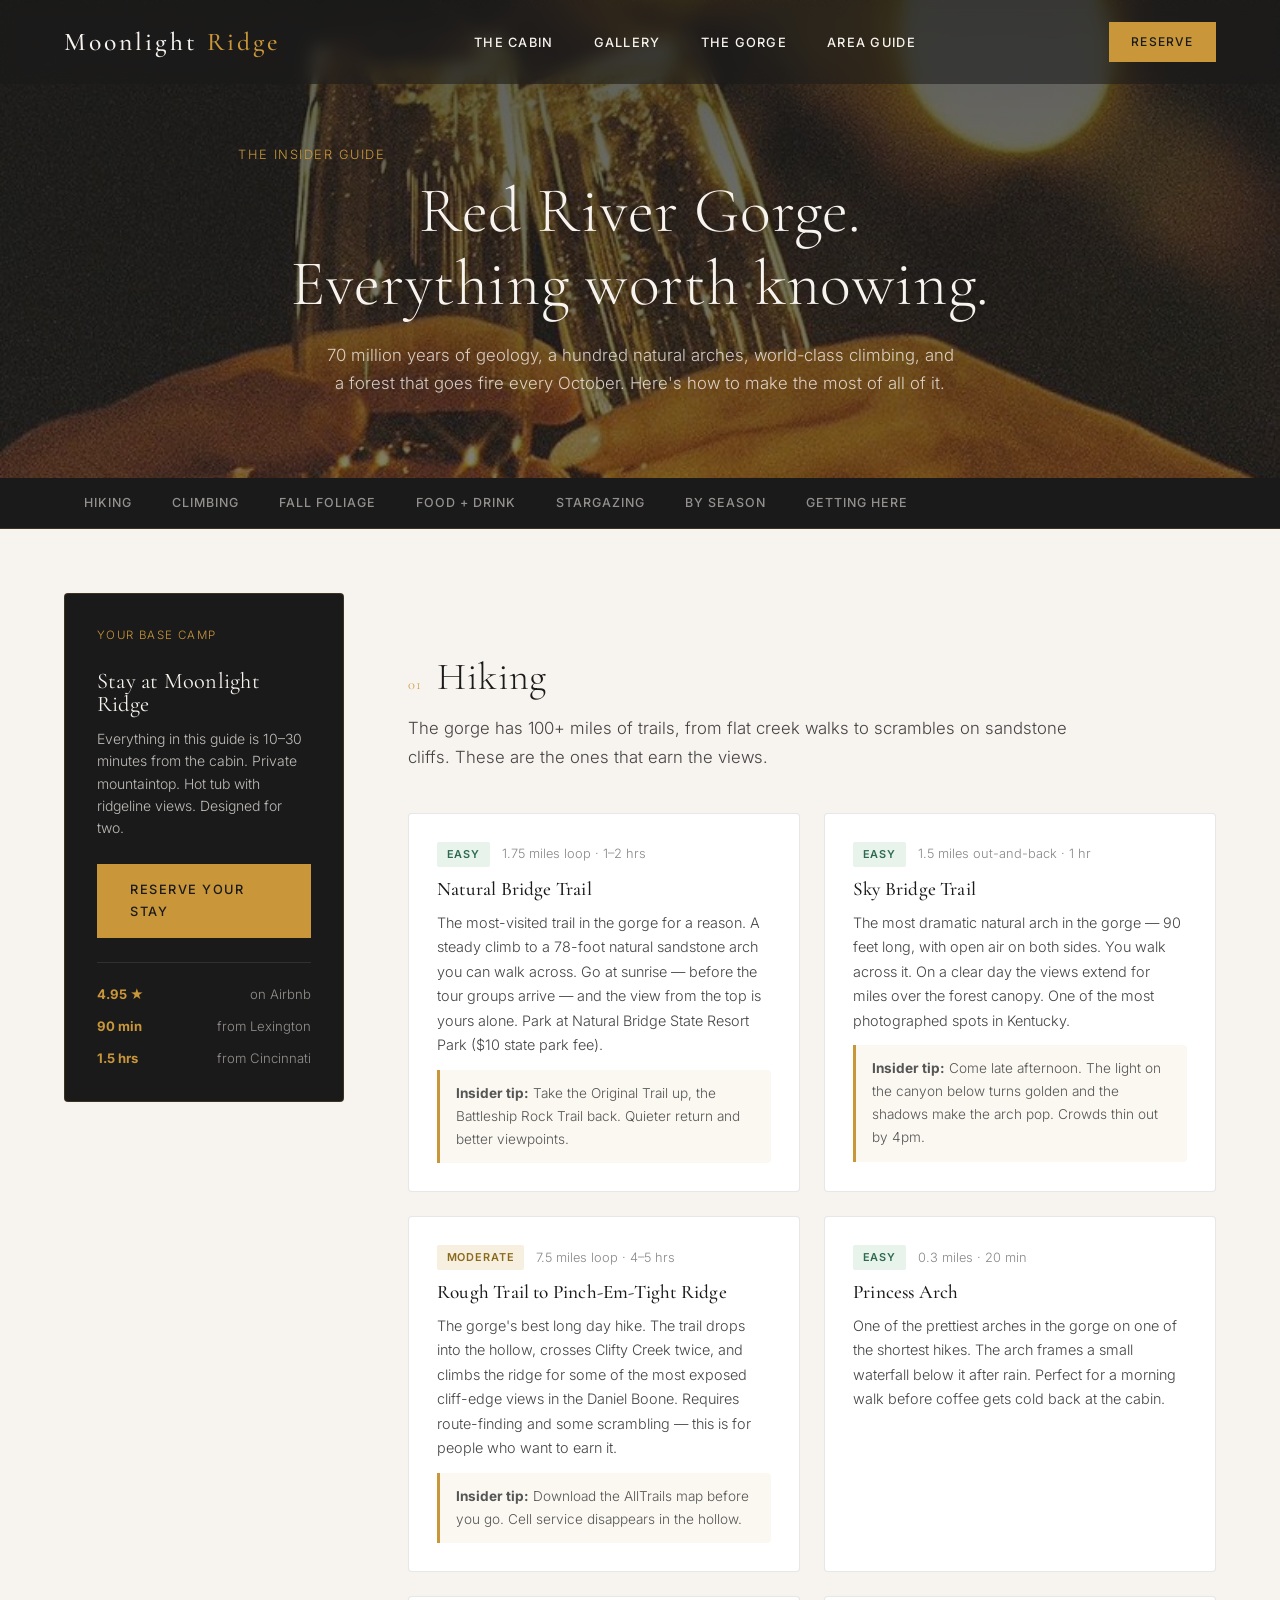
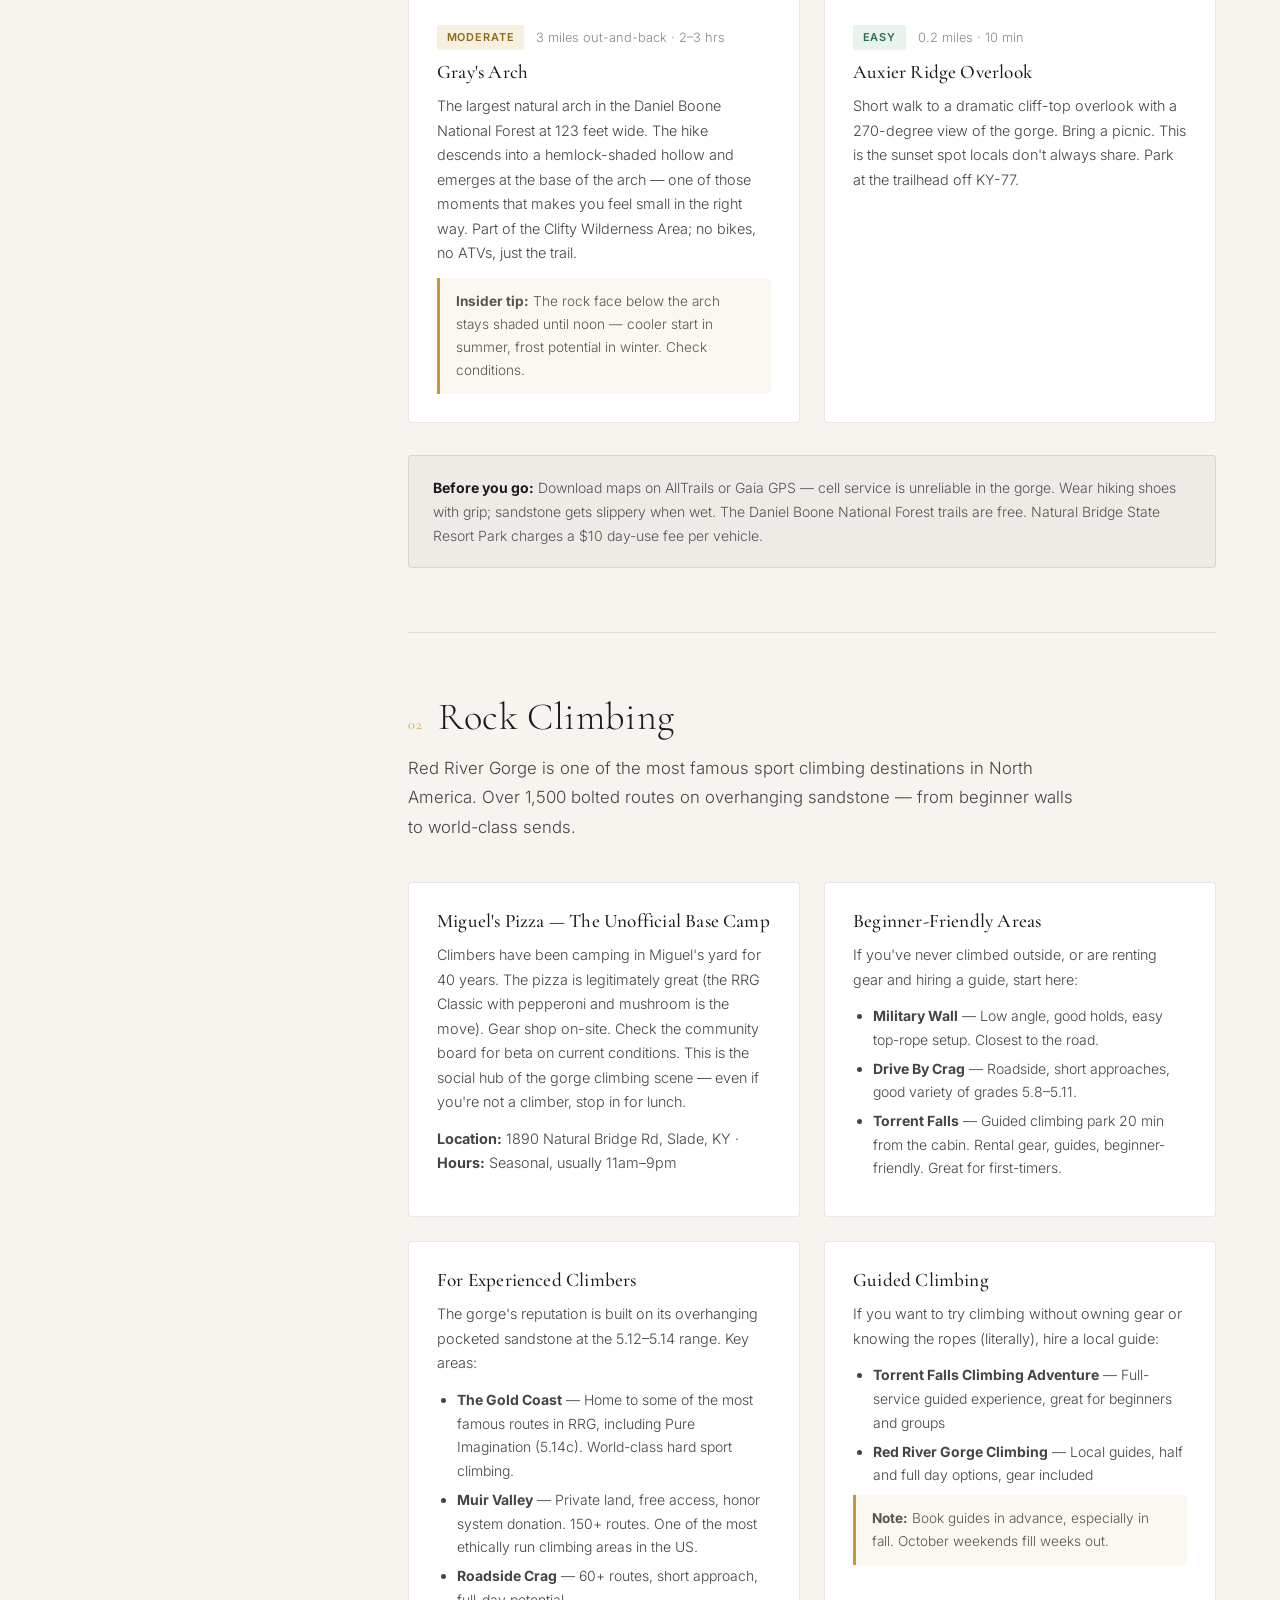
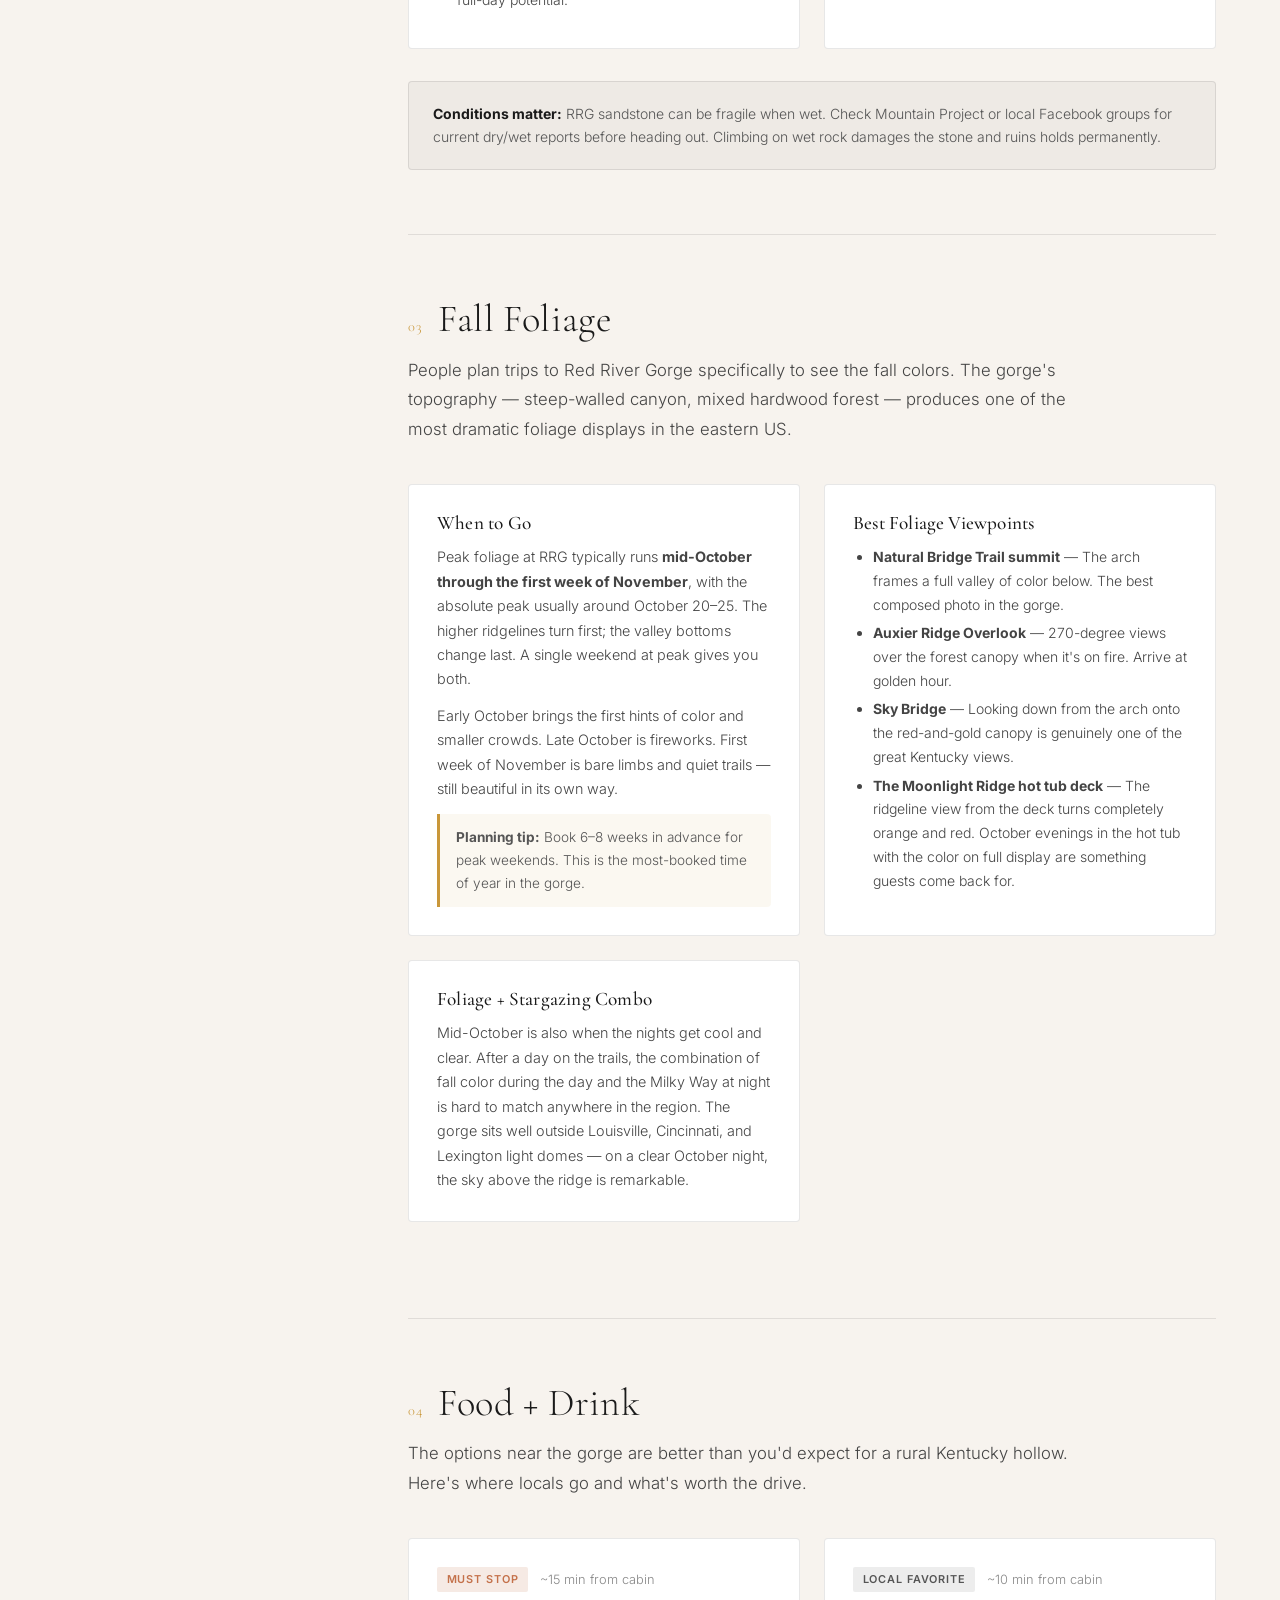
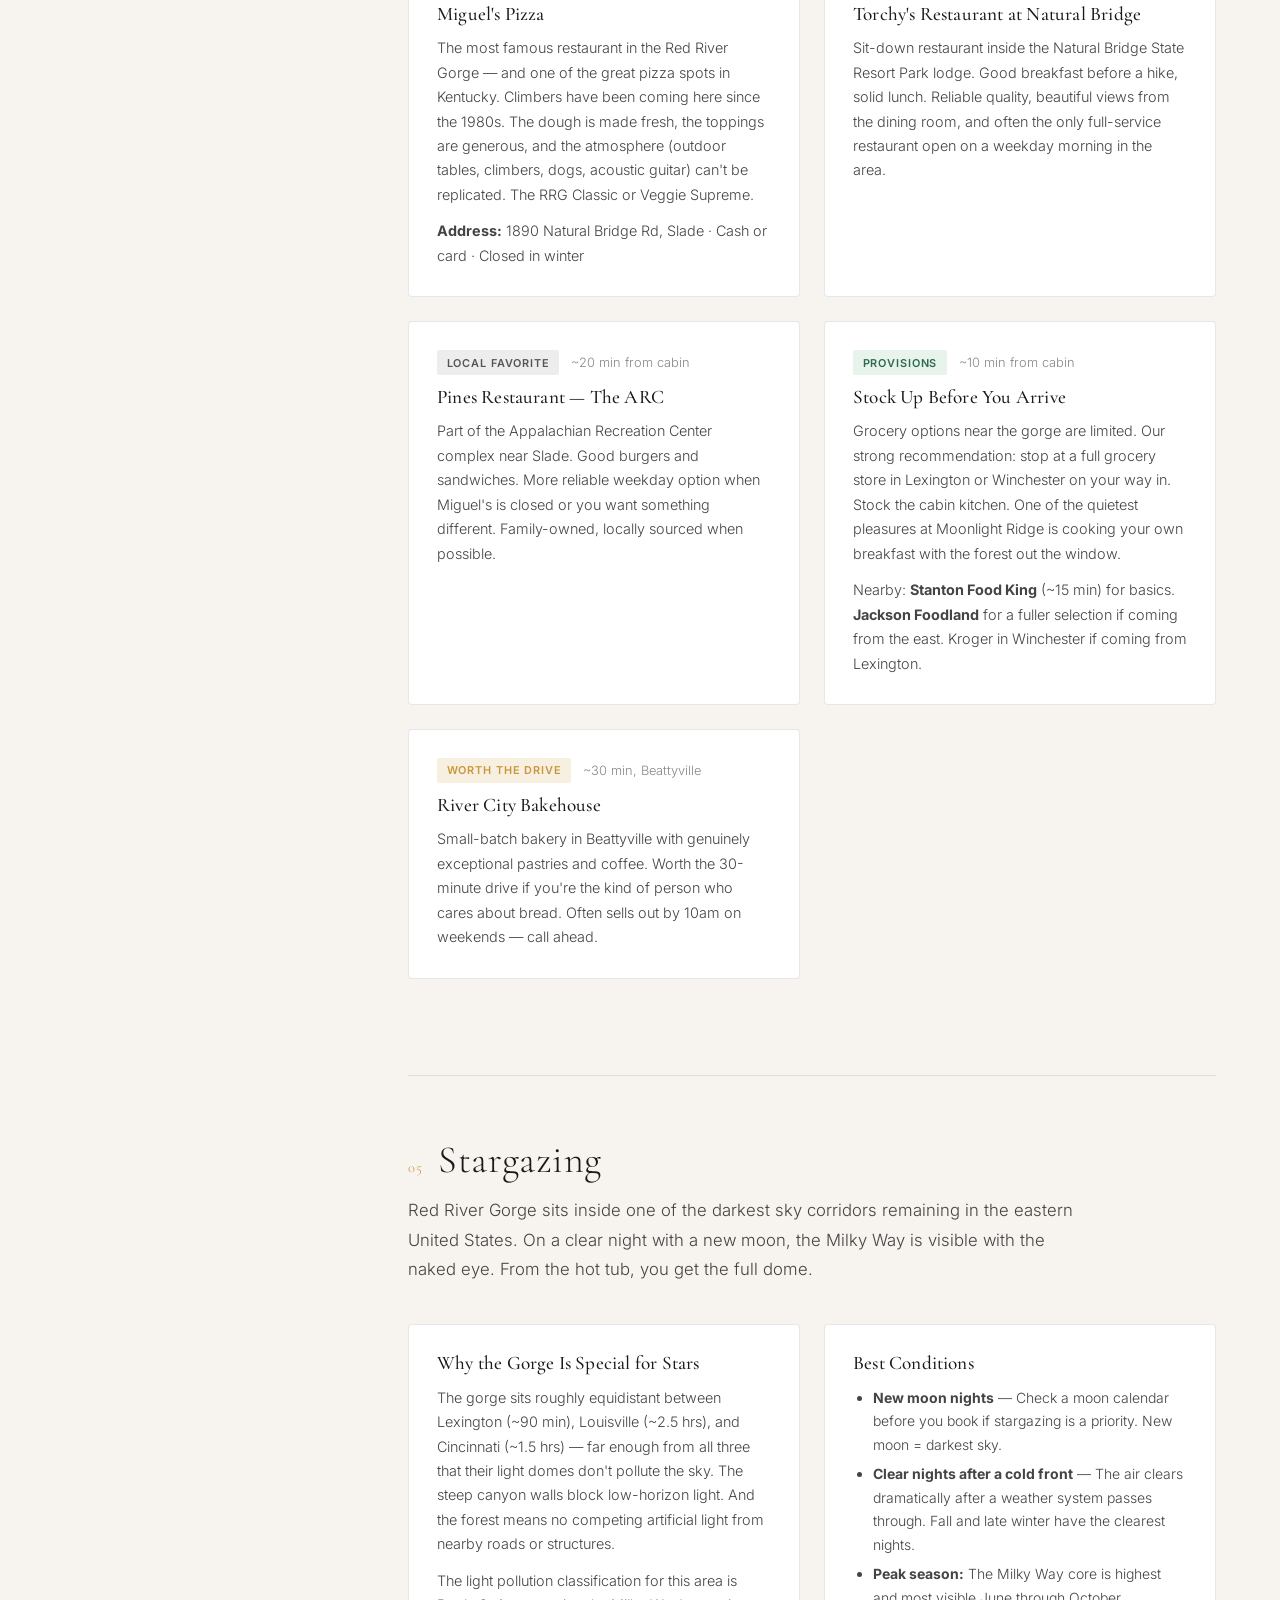
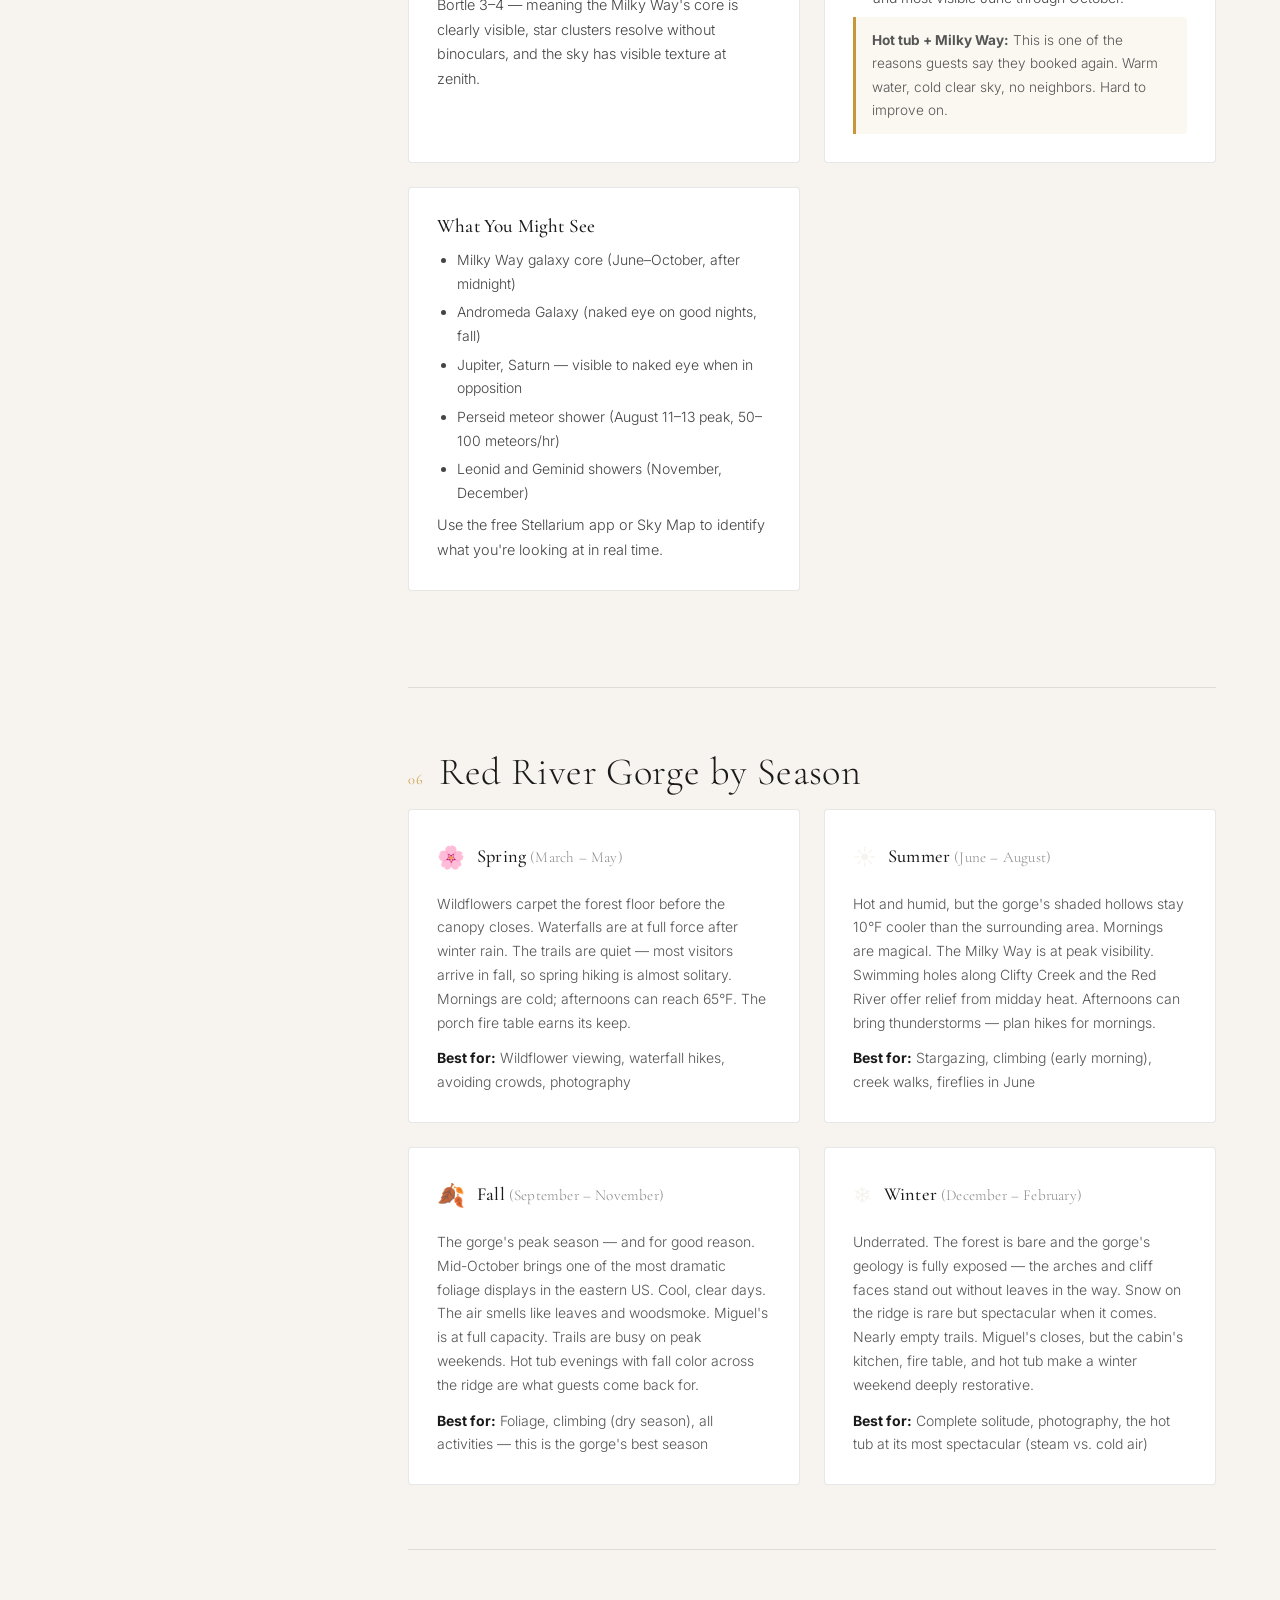
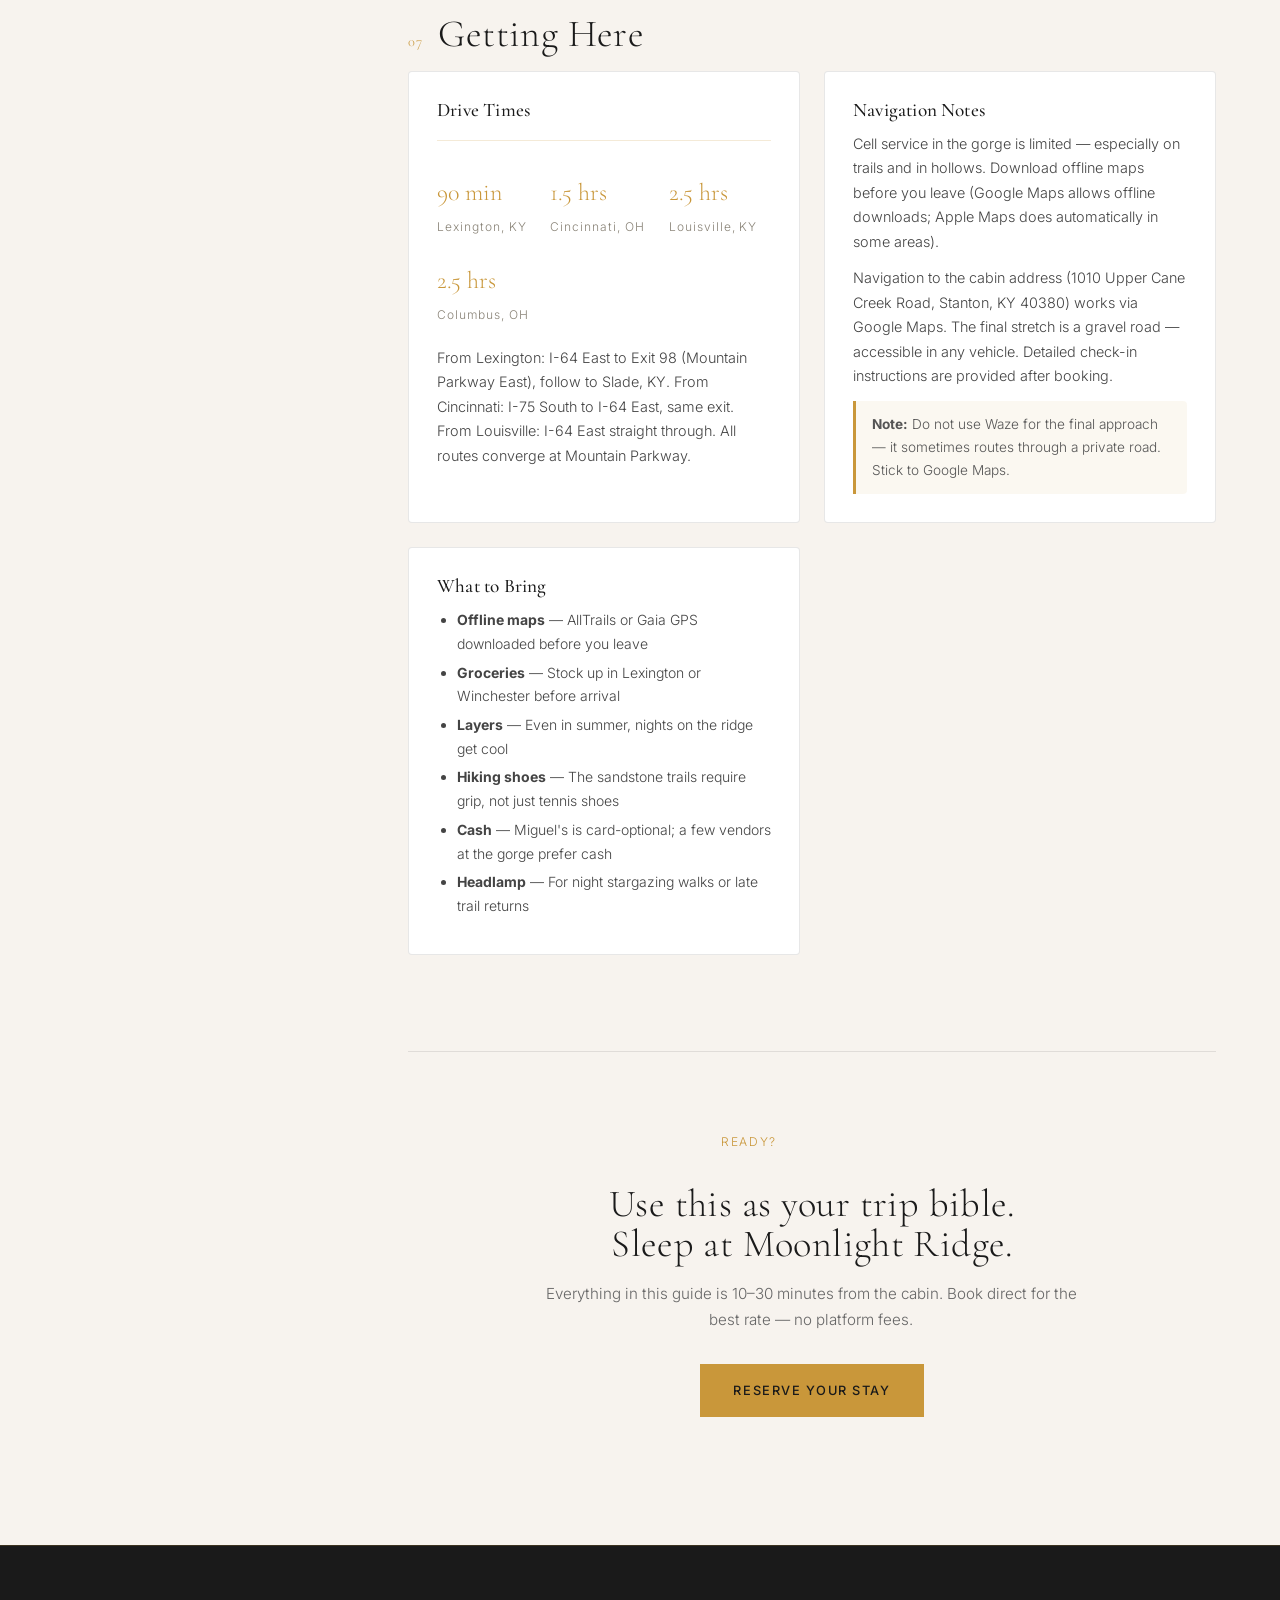
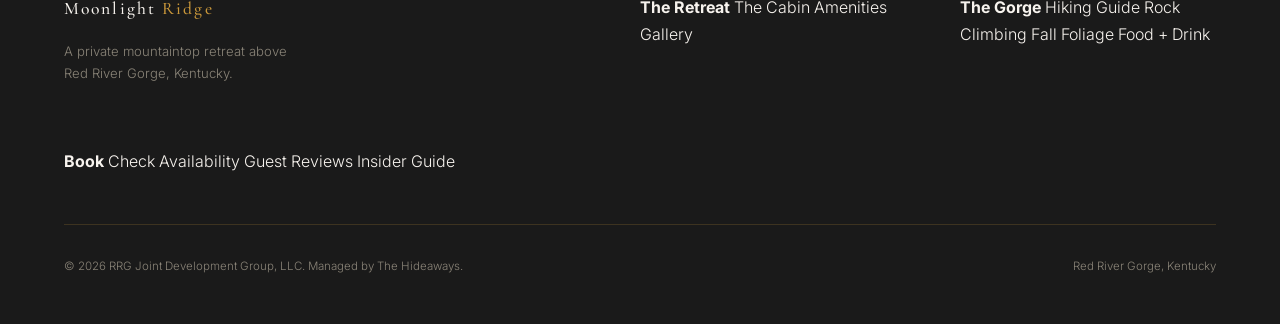
<file: area-guide/index.html>
<!DOCTYPE html>
<html lang="en">
<head>
  <meta charset="UTF-8" />
  <meta name="viewport" content="width=device-width, initial-scale=1.0" />

  <!-- SEO -->
  <title>Red River Gorge Area Guide — Best Things to Do, Eat & See | Moonlight Ridge</title>
  <meta name="description" content="The definitive insider guide to Red River Gorge, Kentucky. Best hikes, rock climbing, fall foliage, where to eat (Miguel's Pizza, Torchys), stargazing, and what to do in every season. Written by people who live here." />
  <meta name="keywords" content="Red River Gorge things to do, Red River Gorge hiking, Red River Gorge fall foliage, best restaurants near Red River Gorge, Natural Bridge State Park, Miguel's Pizza, rock climbing Red River Gorge, Kentucky romantic getaway" />

  <!-- Open Graph -->
  <meta property="og:type" content="article" />
  <meta property="og:title" content="Red River Gorge Insider Guide — Best Things to Do, Eat & See" />
  <meta property="og:description" content="The complete guide to Red River Gorge: hiking, climbing, fall foliage, food, stargazing, and everything between. Stay at Moonlight Ridge and use this as your trip bible." />
  <meta property="og:image" content="../images/gorge-guide-og.jpg" />
  <meta property="og:url" content="https://moonlightridgeretreat.com/area-guide/" />

  <!-- Schema.org -->
  <script type="application/ld+json">
  {
    "@context": "https://schema.org",
    "@type": "Article",
    "headline": "Red River Gorge Insider Guide — Best Things to Do, Eat, and See",
    "description": "The complete insider guide to Red River Gorge, Kentucky — hiking, climbing, fall foliage, food and drink, stargazing, and everything between.",
    "author": {
      "@type": "Organization",
      "name": "Moonlight Ridge"
    },
    "publisher": {
      "@type": "Organization",
      "name": "Moonlight Ridge",
      "url": "https://moonlightridgeretreat.com"
    },
    "mainEntityOfPage": "https://moonlightridgeretreat.com/area-guide/"
  }
  </script>

  <link rel="canonical" href="https://moonlightridgeretreat.com/area-guide/" />
  <link rel="stylesheet" href="../css/style.css" />
  <link rel="stylesheet" href="area-guide.css" />
  <link rel="icon" type="image/png" href="../images/favicon.png" />
</head>

<body class="guide-page">

  <!-- ── Nav ── -->
  <nav class="nav scrolled" id="nav">
    <a href="/" class="nav-logo">Moonlight <span>Ridge</span></a>
    <ul class="nav-links">
      <li><a href="/#experience">The Cabin</a></li>
      <li><a href="/#gallery">Gallery</a></li>
      <li><a href="/#gorge">The Gorge</a></li>
      <li><a href="/area-guide/" class="active">Area Guide</a></li>
    </ul>
    <a href="https://book.thehideaways.co/listings/388260" target="_blank" rel="noopener" class="nav-book">Reserve</a>
    <button class="nav-hamburger" id="hamburger" aria-label="Open menu">
      <span></span><span></span><span></span>
    </button>
  </nav>

  <!-- Mobile Nav -->
  <div class="mobile-nav" id="mobileNav">
    <a href="/#experience" class="mobile-link">The Cabin</a>
    <a href="/#gallery" class="mobile-link">Gallery</a>
    <a href="/#gorge" class="mobile-link">The Gorge</a>
    <a href="/area-guide/" class="mobile-link">Area Guide</a>
    <a href="https://book.thehideaways.co/listings/388260" target="_blank" rel="noopener" class="btn btn-primary">Reserve Your Stay</a>
  </div>


  <!-- ── Page Hero ── -->
  <div class="guide-hero">
    <div class="guide-hero-overlay"></div>
    <div class="container">
      <p class="muted">The Insider Guide</p>
      <h1>Red River Gorge.<br>Everything worth knowing.</h1>
      <p class="guide-hero-sub">70 million years of geology, a hundred natural arches, world-class climbing, and a forest that goes fire every October. Here's how to make the most of all of it.</p>
    </div>
  </div>


  <!-- ── Table of Contents ── -->
  <div class="guide-toc-bar">
    <div class="container">
      <nav class="guide-toc" aria-label="Guide sections">
        <a href="#hiking">Hiking</a>
        <a href="#climbing">Climbing</a>
        <a href="#foliage">Fall Foliage</a>
        <a href="#food">Food + Drink</a>
        <a href="#stargazing">Stargazing</a>
        <a href="#seasons">By Season</a>
        <a href="#getting-here">Getting Here</a>
      </nav>
    </div>
  </div>


  <!-- ── Main Content ── -->
  <main class="guide-body">
    <div class="container guide-container">

      <aside class="guide-sidebar">
        <div class="sidebar-card">
          <p class="muted">Your base camp</p>
          <h3>Stay at Moonlight Ridge</h3>
          <p>Everything in this guide is 10–30 minutes from the cabin. Private mountaintop. Hot tub with ridgeline views. Designed for two.</p>
          <a href="https://book.thehideaways.co/listings/388260" target="_blank" rel="noopener" class="btn btn-primary" style="width:100%;justify-content:center;">Reserve Your Stay</a>
          <div class="sidebar-details">
            <div><strong>4.95 ★</strong><span>on Airbnb</span></div>
            <div><strong>90 min</strong><span>from Lexington</span></div>
            <div><strong>1.5 hrs</strong><span>from Cincinnati</span></div>
          </div>
        </div>
      </aside>

      <div class="guide-content">

        <!-- HIKING -->
        <section id="hiking" class="guide-section">
          <div class="section-eyebrow">
            <span class="section-number">01</span>
            <h2>Hiking</h2>
          </div>
          <p class="section-lead">The gorge has 100+ miles of trails, from flat creek walks to scrambles on sandstone cliffs. These are the ones that earn the views.</p>

          <div class="guide-cards">

            <div class="guide-card">
              <div class="guide-card-meta">
                <span class="tag tag-easy">Easy</span>
                <span class="tag-detail">1.75 miles loop · 1–2 hrs</span>
              </div>
              <h3>Natural Bridge Trail</h3>
              <p>The most-visited trail in the gorge for a reason. A steady climb to a 78-foot natural sandstone arch you can walk across. Go at sunrise — before the tour groups arrive — and the view from the top is yours alone. Park at Natural Bridge State Resort Park ($10 state park fee).</p>
              <p class="guide-tip"><strong>Insider tip:</strong> Take the Original Trail up, the Battleship Rock Trail back. Quieter return and better viewpoints.</p>
            </div>

            <div class="guide-card">
              <div class="guide-card-meta">
                <span class="tag tag-easy">Easy</span>
                <span class="tag-detail">1.5 miles out-and-back · 1 hr</span>
              </div>
              <h3>Sky Bridge Trail</h3>
              <p>The most dramatic natural arch in the gorge — 90 feet long, with open air on both sides. You walk across it. On a clear day the views extend for miles over the forest canopy. One of the most photographed spots in Kentucky.</p>
              <p class="guide-tip"><strong>Insider tip:</strong> Come late afternoon. The light on the canyon below turns golden and the shadows make the arch pop. Crowds thin out by 4pm.</p>
            </div>

            <div class="guide-card">
              <div class="guide-card-meta">
                <span class="tag tag-moderate">Moderate</span>
                <span class="tag-detail">7.5 miles loop · 4–5 hrs</span>
              </div>
              <h3>Rough Trail to Pinch-Em-Tight Ridge</h3>
              <p>The gorge's best long day hike. The trail drops into the hollow, crosses Clifty Creek twice, and climbs the ridge for some of the most exposed cliff-edge views in the Daniel Boone. Requires route-finding and some scrambling — this is for people who want to earn it.</p>
              <p class="guide-tip"><strong>Insider tip:</strong> Download the AllTrails map before you go. Cell service disappears in the hollow.</p>
            </div>

            <div class="guide-card">
              <div class="guide-card-meta">
                <span class="tag tag-easy">Easy</span>
                <span class="tag-detail">0.3 miles · 20 min</span>
              </div>
              <h3>Princess Arch</h3>
              <p>One of the prettiest arches in the gorge on one of the shortest hikes. The arch frames a small waterfall below it after rain. Perfect for a morning walk before coffee gets cold back at the cabin.</p>
            </div>

            <div class="guide-card">
              <div class="guide-card-meta">
                <span class="tag tag-moderate">Moderate</span>
                <span class="tag-detail">3 miles out-and-back · 2–3 hrs</span>
              </div>
              <h3>Gray's Arch</h3>
              <p>The largest natural arch in the Daniel Boone National Forest at 123 feet wide. The hike descends into a hemlock-shaded hollow and emerges at the base of the arch — one of those moments that makes you feel small in the right way. Part of the Clifty Wilderness Area; no bikes, no ATVs, just the trail.</p>
              <p class="guide-tip"><strong>Insider tip:</strong> The rock face below the arch stays shaded until noon — cooler start in summer, frost potential in winter. Check conditions.</p>
            </div>

            <div class="guide-card">
              <div class="guide-card-meta">
                <span class="tag tag-easy">Easy</span>
                <span class="tag-detail">0.2 miles · 10 min</span>
              </div>
              <h3>Auxier Ridge Overlook</h3>
              <p>Short walk to a dramatic cliff-top overlook with a 270-degree view of the gorge. Bring a picnic. This is the sunset spot locals don't always share. Park at the trailhead off KY-77.</p>
            </div>

          </div>

          <div class="guide-callout">
            <strong>Before you go:</strong> Download maps on AllTrails or Gaia GPS — cell service is unreliable in the gorge. Wear hiking shoes with grip; sandstone gets slippery when wet. The Daniel Boone National Forest trails are free. Natural Bridge State Resort Park charges a $10 day-use fee per vehicle.
          </div>
        </section>


        <!-- CLIMBING -->
        <section id="climbing" class="guide-section">
          <div class="section-eyebrow">
            <span class="section-number">02</span>
            <h2>Rock Climbing</h2>
          </div>
          <p class="section-lead">Red River Gorge is one of the most famous sport climbing destinations in North America. Over 1,500 bolted routes on overhanging sandstone — from beginner walls to world-class sends.</p>

          <div class="guide-cards">

            <div class="guide-card">
              <h3>Miguel's Pizza — The Unofficial Base Camp</h3>
              <p>Climbers have been camping in Miguel's yard for 40 years. The pizza is legitimately great (the RRG Classic with pepperoni and mushroom is the move). Gear shop on-site. Check the community board for beta on current conditions. This is the social hub of the gorge climbing scene — even if you're not a climber, stop in for lunch.</p>
              <p><strong>Location:</strong> 1890 Natural Bridge Rd, Slade, KY · <strong>Hours:</strong> Seasonal, usually 11am–9pm</p>
            </div>

            <div class="guide-card">
              <h3>Beginner-Friendly Areas</h3>
              <p>If you've never climbed outside, or are renting gear and hiring a guide, start here:</p>
              <ul>
                <li><strong>Military Wall</strong> — Low angle, good holds, easy top-rope setup. Closest to the road.</li>
                <li><strong>Drive By Crag</strong> — Roadside, short approaches, good variety of grades 5.8–5.11.</li>
                <li><strong>Torrent Falls</strong> — Guided climbing park 20 min from the cabin. Rental gear, guides, beginner-friendly. Great for first-timers.</li>
              </ul>
            </div>

            <div class="guide-card">
              <h3>For Experienced Climbers</h3>
              <p>The gorge's reputation is built on its overhanging pocketed sandstone at the 5.12–5.14 range. Key areas:</p>
              <ul>
                <li><strong>The Gold Coast</strong> — Home to some of the most famous routes in RRG, including Pure Imagination (5.14c). World-class hard sport climbing.</li>
                <li><strong>Muir Valley</strong> — Private land, free access, honor system donation. 150+ routes. One of the most ethically run climbing areas in the US.</li>
                <li><strong>Roadside Crag</strong> — 60+ routes, short approach, full-day potential.</li>
              </ul>
            </div>

            <div class="guide-card">
              <h3>Guided Climbing</h3>
              <p>If you want to try climbing without owning gear or knowing the ropes (literally), hire a local guide:</p>
              <ul>
                <li><strong>Torrent Falls Climbing Adventure</strong> — Full-service guided experience, great for beginners and groups</li>
                <li><strong>Red River Gorge Climbing</strong> — Local guides, half and full day options, gear included</li>
              </ul>
              <p class="guide-tip"><strong>Note:</strong> Book guides in advance, especially in fall. October weekends fill weeks out.</p>
            </div>

          </div>

          <div class="guide-callout">
            <strong>Conditions matter:</strong> RRG sandstone can be fragile when wet. Check Mountain Project or local Facebook groups for current dry/wet reports before heading out. Climbing on wet rock damages the stone and ruins holds permanently.
          </div>
        </section>


        <!-- FALL FOLIAGE -->
        <section id="foliage" class="guide-section">
          <div class="section-eyebrow">
            <span class="section-number">03</span>
            <h2>Fall Foliage</h2>
          </div>
          <p class="section-lead">People plan trips to Red River Gorge specifically to see the fall colors. The gorge's topography — steep-walled canyon, mixed hardwood forest — produces one of the most dramatic foliage displays in the eastern US.</p>

          <div class="guide-cards">

            <div class="guide-card">
              <h3>When to Go</h3>
              <p>Peak foliage at RRG typically runs <strong>mid-October through the first week of November</strong>, with the absolute peak usually around October 20–25. The higher ridgelines turn first; the valley bottoms change last. A single weekend at peak gives you both.</p>
              <p>Early October brings the first hints of color and smaller crowds. Late October is fireworks. First week of November is bare limbs and quiet trails — still beautiful in its own way.</p>
              <p class="guide-tip"><strong>Planning tip:</strong> Book 6–8 weeks in advance for peak weekends. This is the most-booked time of year in the gorge.</p>
            </div>

            <div class="guide-card">
              <h3>Best Foliage Viewpoints</h3>
              <ul>
                <li><strong>Natural Bridge Trail summit</strong> — The arch frames a full valley of color below. The best composed photo in the gorge.</li>
                <li><strong>Auxier Ridge Overlook</strong> — 270-degree views over the forest canopy when it's on fire. Arrive at golden hour.</li>
                <li><strong>Sky Bridge</strong> — Looking down from the arch onto the red-and-gold canopy is genuinely one of the great Kentucky views.</li>
                <li><strong>The Moonlight Ridge hot tub deck</strong> — The ridgeline view from the deck turns completely orange and red. October evenings in the hot tub with the color on full display are something guests come back for.</li>
              </ul>
            </div>

            <div class="guide-card">
              <h3>Foliage + Stargazing Combo</h3>
              <p>Mid-October is also when the nights get cool and clear. After a day on the trails, the combination of fall color during the day and the Milky Way at night is hard to match anywhere in the region. The gorge sits well outside Louisville, Cincinnati, and Lexington light domes — on a clear October night, the sky above the ridge is remarkable.</p>
            </div>

          </div>
        </section>


        <!-- FOOD + DRINK -->
        <section id="food" class="guide-section">
          <div class="section-eyebrow">
            <span class="section-number">04</span>
            <h2>Food + Drink</h2>
          </div>
          <p class="section-lead">The options near the gorge are better than you'd expect for a rural Kentucky hollow. Here's where locals go and what's worth the drive.</p>

          <div class="guide-cards">

            <div class="guide-card">
              <div class="guide-card-meta">
                <span class="tag tag-must">Must Stop</span>
                <span class="tag-detail">~15 min from cabin</span>
              </div>
              <h3>Miguel's Pizza</h3>
              <p>The most famous restaurant in the Red River Gorge — and one of the great pizza spots in Kentucky. Climbers have been coming here since the 1980s. The dough is made fresh, the toppings are generous, and the atmosphere (outdoor tables, climbers, dogs, acoustic guitar) can't be replicated. The RRG Classic or Veggie Supreme.</p>
              <p><strong>Address:</strong> 1890 Natural Bridge Rd, Slade · Cash or card · Closed in winter</p>
            </div>

            <div class="guide-card">
              <div class="guide-card-meta">
                <span class="tag tag-local">Local Favorite</span>
                <span class="tag-detail">~10 min from cabin</span>
              </div>
              <h3>Torchy's Restaurant at Natural Bridge</h3>
              <p>Sit-down restaurant inside the Natural Bridge State Resort Park lodge. Good breakfast before a hike, solid lunch. Reliable quality, beautiful views from the dining room, and often the only full-service restaurant open on a weekday morning in the area.</p>
            </div>

            <div class="guide-card">
              <div class="guide-card-meta">
                <span class="tag tag-local">Local Favorite</span>
                <span class="tag-detail">~20 min from cabin</span>
              </div>
              <h3>Pines Restaurant — The ARC</h3>
              <p>Part of the Appalachian Recreation Center complex near Slade. Good burgers and sandwiches. More reliable weekday option when Miguel's is closed or you want something different. Family-owned, locally sourced when possible.</p>
            </div>

            <div class="guide-card">
              <div class="guide-card-meta">
                <span class="tag tag-easy">Provisions</span>
                <span class="tag-detail">~10 min from cabin</span>
              </div>
              <h3>Stock Up Before You Arrive</h3>
              <p>Grocery options near the gorge are limited. Our strong recommendation: stop at a full grocery store in Lexington or Winchester on your way in. Stock the cabin kitchen. One of the quietest pleasures at Moonlight Ridge is cooking your own breakfast with the forest out the window.</p>
              <p>Nearby: <strong>Stanton Food King</strong> (~15 min) for basics. <strong>Jackson Foodland</strong> for a fuller selection if coming from the east. Kroger in Winchester if coming from Lexington.</p>
            </div>

            <div class="guide-card">
              <div class="guide-card-meta">
                <span class="tag">Worth the Drive</span>
                <span class="tag-detail">~30 min, Beattyville</span>
              </div>
              <h3>River City Bakehouse</h3>
              <p>Small-batch bakery in Beattyville with genuinely exceptional pastries and coffee. Worth the 30-minute drive if you're the kind of person who cares about bread. Often sells out by 10am on weekends — call ahead.</p>
            </div>

          </div>
        </section>


        <!-- STARGAZING -->
        <section id="stargazing" class="guide-section">
          <div class="section-eyebrow">
            <span class="section-number">05</span>
            <h2>Stargazing</h2>
          </div>
          <p class="section-lead">Red River Gorge sits inside one of the darkest sky corridors remaining in the eastern United States. On a clear night with a new moon, the Milky Way is visible with the naked eye. From the hot tub, you get the full dome.</p>

          <div class="guide-cards">

            <div class="guide-card">
              <h3>Why the Gorge Is Special for Stars</h3>
              <p>The gorge sits roughly equidistant between Lexington (~90 min), Louisville (~2.5 hrs), and Cincinnati (~1.5 hrs) — far enough from all three that their light domes don't pollute the sky. The steep canyon walls block low-horizon light. And the forest means no competing artificial light from nearby roads or structures.</p>
              <p>The light pollution classification for this area is Bortle 3–4 — meaning the Milky Way's core is clearly visible, star clusters resolve without binoculars, and the sky has visible texture at zenith.</p>
            </div>

            <div class="guide-card">
              <h3>Best Conditions</h3>
              <ul>
                <li><strong>New moon nights</strong> — Check a moon calendar before you book if stargazing is a priority. New moon = darkest sky.</li>
                <li><strong>Clear nights after a cold front</strong> — The air clears dramatically after a weather system passes through. Fall and late winter have the clearest nights.</li>
                <li><strong>Peak season:</strong> The Milky Way core is highest and most visible June through October.</li>
              </ul>
              <p class="guide-tip"><strong>Hot tub + Milky Way:</strong> This is one of the reasons guests say they booked again. Warm water, cold clear sky, no neighbors. Hard to improve on.</p>
            </div>

            <div class="guide-card">
              <h3>What You Might See</h3>
              <ul>
                <li>Milky Way galaxy core (June–October, after midnight)</li>
                <li>Andromeda Galaxy (naked eye on good nights, fall)</li>
                <li>Jupiter, Saturn — visible to naked eye when in opposition</li>
                <li>Perseid meteor shower (August 11–13 peak, 50–100 meteors/hr)</li>
                <li>Leonid and Geminid showers (November, December)</li>
              </ul>
              <p>Use the free Stellarium app or Sky Map to identify what you're looking at in real time.</p>
            </div>

          </div>
        </section>


        <!-- BY SEASON -->
        <section id="seasons" class="guide-section">
          <div class="section-eyebrow">
            <span class="section-number">06</span>
            <h2>Red River Gorge by Season</h2>
          </div>

          <div class="seasons-grid">

            <div class="season-card">
              <div class="season-header">
                <span class="season-icon">🌸</span>
                <h3>Spring <span>(March – May)</span></h3>
              </div>
              <p>Wildflowers carpet the forest floor before the canopy closes. Waterfalls are at full force after winter rain. The trails are quiet — most visitors arrive in fall, so spring hiking is almost solitary. Mornings are cold; afternoons can reach 65°F. The porch fire table earns its keep.</p>
              <p><strong>Best for:</strong> Wildflower viewing, waterfall hikes, avoiding crowds, photography</p>
            </div>

            <div class="season-card">
              <div class="season-header">
                <span class="season-icon">☀️</span>
                <h3>Summer <span>(June – August)</span></h3>
              </div>
              <p>Hot and humid, but the gorge's shaded hollows stay 10°F cooler than the surrounding area. Mornings are magical. The Milky Way is at peak visibility. Swimming holes along Clifty Creek and the Red River offer relief from midday heat. Afternoons can bring thunderstorms — plan hikes for mornings.</p>
              <p><strong>Best for:</strong> Stargazing, climbing (early morning), creek walks, fireflies in June</p>
            </div>

            <div class="season-card">
              <div class="season-header">
                <span class="season-icon">🍂</span>
                <h3>Fall <span>(September – November)</span></h3>
              </div>
              <p>The gorge's peak season — and for good reason. Mid-October brings one of the most dramatic foliage displays in the eastern US. Cool, clear days. The air smells like leaves and woodsmoke. Miguel's is at full capacity. Trails are busy on peak weekends. Hot tub evenings with fall color across the ridge are what guests come back for.</p>
              <p><strong>Best for:</strong> Foliage, climbing (dry season), all activities — this is the gorge's best season</p>
            </div>

            <div class="season-card">
              <div class="season-header">
                <span class="season-icon">❄️</span>
                <h3>Winter <span>(December – February)</span></h3>
              </div>
              <p>Underrated. The forest is bare and the gorge's geology is fully exposed — the arches and cliff faces stand out without leaves in the way. Snow on the ridge is rare but spectacular when it comes. Nearly empty trails. Miguel's closes, but the cabin's kitchen, fire table, and hot tub make a winter weekend deeply restorative.</p>
              <p><strong>Best for:</strong> Complete solitude, photography, the hot tub at its most spectacular (steam vs. cold air)</p>
            </div>

          </div>
        </section>


        <!-- GETTING HERE -->
        <section id="getting-here" class="guide-section">
          <div class="section-eyebrow">
            <span class="section-number">07</span>
            <h2>Getting Here</h2>
          </div>

          <div class="guide-cards">

            <div class="guide-card">
              <h3>Drive Times</h3>
              <div class="drive-times" style="margin: 1.25rem 0; gap: 1.5rem;">
                <div class="drive-time">
                  <strong>90 min</strong>
                  <span>Lexington, KY</span>
                </div>
                <div class="drive-time">
                  <strong>1.5 hrs</strong>
                  <span>Cincinnati, OH</span>
                </div>
                <div class="drive-time">
                  <strong>2.5 hrs</strong>
                  <span>Louisville, KY</span>
                </div>
                <div class="drive-time">
                  <strong>2.5 hrs</strong>
                  <span>Columbus, OH</span>
                </div>
              </div>
              <p>From Lexington: I-64 East to Exit 98 (Mountain Parkway East), follow to Slade, KY. From Cincinnati: I-75 South to I-64 East, same exit. From Louisville: I-64 East straight through. All routes converge at Mountain Parkway.</p>
            </div>

            <div class="guide-card">
              <h3>Navigation Notes</h3>
              <p>Cell service in the gorge is limited — especially on trails and in hollows. Download offline maps before you leave (Google Maps allows offline downloads; Apple Maps does automatically in some areas).</p>
              <p>Navigation to the cabin address (1010 Upper Cane Creek Road, Stanton, KY 40380) works via Google Maps. The final stretch is a gravel road — accessible in any vehicle. Detailed check-in instructions are provided after booking.</p>
              <p class="guide-tip"><strong>Note:</strong> Do not use Waze for the final approach — it sometimes routes through a private road. Stick to Google Maps.</p>
            </div>

            <div class="guide-card">
              <h3>What to Bring</h3>
              <ul>
                <li><strong>Offline maps</strong> — AllTrails or Gaia GPS downloaded before you leave</li>
                <li><strong>Groceries</strong> — Stock up in Lexington or Winchester before arrival</li>
                <li><strong>Layers</strong> — Even in summer, nights on the ridge get cool</li>
                <li><strong>Hiking shoes</strong> — The sandstone trails require grip, not just tennis shoes</li>
                <li><strong>Cash</strong> — Miguel's is card-optional; a few vendors at the gorge prefer cash</li>
                <li><strong>Headlamp</strong> — For night stargazing walks or late trail returns</li>
              </ul>
            </div>

          </div>
        </section>

        <!-- CTA -->
        <section class="guide-cta-section">
          <div class="guide-cta-inner">
            <p class="muted">Ready?</p>
            <h2>Use this as your trip bible.<br>Sleep at Moonlight Ridge.</h2>
            <p>Everything in this guide is 10–30 minutes from the cabin. Book direct for the best rate — no platform fees.</p>
            <a href="https://book.thehideaways.co/listings/388260" target="_blank" rel="noopener" class="btn btn-primary">Reserve Your Stay</a>
          </div>
        </section>

      </div><!-- /.guide-content -->
    </div><!-- /.guide-container -->
  </main>


  <!-- ── Footer ── -->
  <footer class="footer">
    <div class="container">
      <div class="footer-inner">
        <div class="footer-brand">
          <a href="/" class="nav-logo">Moonlight <span>Ridge</span></a>
          <p>A private mountaintop retreat above<br>Red River Gorge, Kentucky.</p>
        </div>
        <div class="footer-col">
          <strong>The Retreat</strong>
          <a href="/#experience">The Cabin</a>
          <a href="/#amenities">Amenities</a>
          <a href="/#gallery">Gallery</a>
        </div>
        <div class="footer-col">
          <strong>The Gorge</strong>
          <a href="/area-guide/">Hiking Guide</a>
          <a href="/area-guide/#climbing">Rock Climbing</a>
          <a href="/area-guide/#foliage">Fall Foliage</a>
          <a href="/area-guide/#food">Food + Drink</a>
        </div>
        <div class="footer-col">
          <strong>Book</strong>
          <a href="https://book.thehideaways.co/listings/388260" target="_blank" rel="noopener">Check Availability</a>
          <a href="/#reviews">Guest Reviews</a>
          <a href="/#email">Insider Guide</a>
        </div>
      </div>
      <div class="footer-bottom">
        <p>© 2026 RRG Joint Development Group, LLC. Managed by <a href="https://thehideaways.co" target="_blank" rel="noopener">The Hideaways</a>.</p>
        <p>Red River Gorge, Kentucky</p>
      </div>
    </div>
  </footer>

  <script src="../js/main.js"></script>
</body>
</html>
</file>
<file: css/style.css>
/* ============================================================
   MOONLIGHT RIDGE — Main Stylesheet
   Palette: Obsidian / Cedar Gold / Warm White / Terracotta
   ============================================================ */

@import url('https://fonts.googleapis.com/css2?family=Cormorant+Garamond:ital,wght@0,300;0,400;0,500;1,300;1,400&family=Inter:wght@300;400;500&display=swap');

/* ── Reset & Base ── */
*, *::before, *::after { box-sizing: border-box; margin: 0; padding: 0; }

:root {
  --obsidian:    #1a1a1a;
  --obsidian-90: rgba(26,26,26,0.9);
  --obsidian-60: rgba(26,26,26,0.6);
  --cedar:       #C9973A;
  --cedar-light: #E8C47A;
  --warm-white:  #F7F3EE;
  --terracotta:  #C4714A;
  --muted:       #8a8478;
  --border:      rgba(201,151,58,0.2);

  --font-serif:  'Cormorant Garamond', Georgia, serif;
  --font-sans:   'Inter', system-ui, sans-serif;

  --max-width: 1280px;
  --section-pad: clamp(4rem, 8vw, 8rem);
}

html { scroll-behavior: smooth; font-size: 16px; }

body {
  background: var(--obsidian);
  color: var(--warm-white);
  font-family: var(--font-sans);
  font-weight: 300;
  line-height: 1.7;
  -webkit-font-smoothing: antialiased;
}

img { display: block; max-width: 100%; }
a { color: inherit; text-decoration: none; }

/* ── Typography ── */
h1, h2, h3 {
  font-family: var(--font-serif);
  font-weight: 300;
  line-height: 1.05;
  letter-spacing: 0.01em;
}

h1 { font-size: clamp(2.6rem, 6vw, 5.5rem); }
h2 { font-size: clamp(2rem, 4vw, 3.5rem); }
h3 { font-size: clamp(1.25rem, 2vw, 1.75rem); }

p {
  font-size: clamp(0.95rem, 1.2vw, 1.05rem);
  color: rgba(247,243,238,0.85);
  max-width: 62ch;
}

.serif { font-family: var(--font-serif); }
.cedar { color: var(--cedar); }
.muted { color: var(--muted); font-size: 0.8rem; letter-spacing: 0.12em; text-transform: uppercase; }
.centered { text-align: center; }
.centered p { margin-inline: auto; }

/* ── Layout ── */
.container {
  width: min(var(--max-width), 100%);
  margin-inline: auto;
  padding-inline: clamp(1.5rem, 5vw, 4rem);
}

section { padding-block: var(--section-pad); }

/* ── Buttons ── */
.btn {
  display: inline-flex;
  align-items: center;
  gap: 0.5rem;
  padding: 0.9rem 2rem;
  font-family: var(--font-sans);
  font-size: 0.8rem;
  font-weight: 500;
  letter-spacing: 0.12em;
  text-transform: uppercase;
  border: 1px solid var(--cedar);
  transition: background 0.3s, color 0.3s;
  cursor: pointer;
}

.btn-primary {
  background: var(--cedar);
  color: var(--obsidian);
}
.btn-primary:hover { background: var(--cedar-light); border-color: var(--cedar-light); }

.btn-ghost {
  background: transparent;
  color: var(--warm-white);
  border-color: rgba(247,243,238,0.4);
}
.btn-ghost:hover { border-color: var(--warm-white); }

/* ── Navigation ── */
.nav {
  position: fixed;
  top: 0; left: 0; right: 0;
  z-index: 100;
  padding: 1.25rem clamp(1.5rem, 5vw, 4rem);
  display: flex;
  align-items: center;
  justify-content: space-between;
  transition: background 0.4s, padding 0.4s;
  background: rgba(26,26,26,0.55);
  backdrop-filter: blur(8px);
  -webkit-backdrop-filter: blur(8px);
}

.nav.scrolled {
  background: var(--obsidian-90);
  padding-block: 0.85rem;
  backdrop-filter: blur(12px);
  -webkit-backdrop-filter: blur(12px);
  border-bottom: 1px solid var(--border);
}

.nav-logo {
  font-family: var(--font-serif);
  font-size: 1.6rem;
  font-weight: 500;
  letter-spacing: 0.12em;
  color: var(--warm-white);
}

.nav-logo span { color: var(--cedar); }

.nav-links {
  display: flex;
  align-items: center;
  gap: 2.5rem;
  list-style: none;
}

.nav-links a {
  font-size: 0.8rem;
  font-weight: 500;
  letter-spacing: 0.1em;
  text-transform: uppercase;
  color: var(--warm-white);
  transition: color 0.2s;
}
.nav-links a:hover { color: var(--cedar); }

.nav-book {
  font-size: 0.75rem;
  letter-spacing: 0.1em;
  text-transform: uppercase;
  padding: 0.6rem 1.4rem;
  background: var(--cedar);
  color: var(--obsidian);
  font-weight: 500;
  transition: background 0.2s;
}
.nav-book:hover { background: var(--cedar-light); }

.nav-hamburger {
  display: none;
  flex-direction: column;
  gap: 5px;
  cursor: pointer;
  padding: 4px;
}
.nav-hamburger span {
  display: block;
  width: 24px;
  height: 1px;
  background: var(--warm-white);
  transition: 0.3s;
}
.nav-hamburger.open span:nth-child(1) { transform: translateY(6px) rotate(45deg); }
.nav-hamburger.open span:nth-child(2) { opacity: 0; }
.nav-hamburger.open span:nth-child(3) { transform: translateY(-6px) rotate(-45deg); }

/* ── Hero ── */
.hero {
  position: relative;
  height: 100dvh;
  min-height: 600px;
  display: flex;
  align-items: flex-end;
  overflow: hidden;
}

.hero-bg {
  position: absolute;
  inset: 0;
  background-image: url('../images/hero.jpg');
  background-size: cover;
  background-position: center 40%;
  transform: scale(1.05);
  transition: transform 8s ease-out;
}

.hero-bg.loaded { transform: scale(1); }

.hero-overlay {
  position: absolute;
  inset: 0;
  background: linear-gradient(
    to top,
    rgba(26,26,26,0.95) 0%,
    rgba(26,26,26,0.4) 50%,
    transparent 100%
  );
}

.hero-content {
  position: relative;
  z-index: 2;
  padding-bottom: clamp(3rem, 8vh, 6rem);
  padding-inline: clamp(1.5rem, 5vw, 4rem);
  width: 100%;
  max-width: var(--max-width);
  margin-inline: auto;
}

.hero-eyebrow {
  font-size: 0.85rem;
  letter-spacing: 0.2em;
  text-transform: uppercase;
  color: #C9973A;
  font-weight: 600;
  text-shadow: 0 2px 6px rgba(0,0,0,0.8);
  margin-bottom: 1.25rem;
  display: flex;
  align-items: center;
  gap: 0.75rem;
}
.hero-eyebrow::before {
  content: '';
  display: block;
  width: 2rem;
  height: 1px;
  background: var(--cedar);
}

.hero h1 {
  color: var(--warm-white);
  margin-bottom: 1.5rem;
  max-width: 14ch;
}

.hero h1 em {
  font-style: italic;
  color: var(--cedar-light);
}

.hero-sub {
  font-size: clamp(1rem, 1.5vw, 1.15rem);
  color: rgba(247,243,238,0.75);
  max-width: 46ch;
  margin-bottom: 2.5rem;
  font-weight: 300;
}

.hero-ctas {
  display: flex;
  gap: 1rem;
  flex-wrap: wrap;
}

.hero-scroll {
  position: absolute;
  bottom: 2rem;
  right: clamp(1.5rem, 5vw, 4rem);
  display: flex;
  flex-direction: column;
  align-items: center;
  gap: 0.5rem;
  color: rgba(247,243,238,0.4);
  font-size: 0.65rem;
  letter-spacing: 0.15em;
  text-transform: uppercase;
  z-index: 2;
  writing-mode: vertical-rl;
}

.hero-scroll::after {
  content: '';
  display: block;
  width: 1px;
  height: 3rem;
  background: linear-gradient(to bottom, rgba(247,243,238,0.4), transparent);
  margin-top: 0.5rem;
}

/* ── Dark-section eyebrow labels ── */
.section-place .muted,
.section-gallery .muted,
.section-reviews .muted,
.section-gorge .muted,
.section-book .muted {
  color: var(--cedar);
}

/* ── Section: The Place ── */
.section-place {
  background: var(--obsidian);
  border-top: 1px solid var(--border);
}

.place-grid {
  display: grid;
  grid-template-columns: 1fr 1fr;
  gap: clamp(3rem, 6vw, 6rem);
  align-items: center;
}

.place-image {
  position: relative;
  aspect-ratio: 3/4;
  overflow: hidden;
}

.place-image img {
  width: 100%;
  height: 100%;
  object-fit: cover;
  transition: transform 0.8s ease;
}
.place-image:hover img { transform: scale(1.03); }

.place-image-accent {
  position: absolute;
  bottom: -1.5rem;
  right: -1.5rem;
  width: 60%;
  aspect-ratio: 4/3;
  overflow: hidden;
  border: 4px solid var(--obsidian);
}
.place-image-accent img { width: 100%; height: 100%; object-fit: cover; }

.place-text { padding-block: 2rem; }
.place-text .muted { margin-bottom: 1.25rem; }
.place-text h2 { margin-bottom: 1.75rem; }
.place-text p { margin-bottom: 1.25rem; }

.drive-times {
  margin-top: 2.5rem;
  display: flex;
  gap: 2rem;
  flex-wrap: wrap;
  padding-top: 2rem;
  border-top: 1px solid var(--border);
}

.drive-time { display: flex; flex-direction: column; gap: 0.2rem; }
.drive-time strong {
  font-family: var(--font-serif);
  font-size: 1.5rem;
  color: var(--cedar);
  font-weight: 300;
}
.drive-time span { font-size: 0.75rem; color: var(--muted); letter-spacing: 0.08em; }

/* ── Section: The Experience ── */
.section-experience {
  background: var(--warm-white);
}

.section-experience .muted { color: var(--cedar); }
.section-experience h2, .section-experience h3 { color: var(--obsidian); }
.section-experience p { color: #555; }

.experience-intro {
  max-width: 72ch;
  margin-inline: auto;
  text-align: center;
  margin-bottom: clamp(3rem, 6vw, 5rem);
}

.experience-intro .muted { margin-bottom: 1rem; }
.experience-intro h2 { margin-bottom: 1.5rem; }
.experience-intro p { font-size: clamp(1rem, 1.4vw, 1.1rem); margin-inline: auto; }

.experience-grid {
  display: grid;
  grid-template-columns: repeat(3, 1fr);
  gap: 2px;
  background: rgba(0,0,0,0.08);
}

.experience-card {
  background: #fff;
  padding: clamp(1.5rem, 3vw, 2.5rem);
  position: relative;
  overflow: hidden;
}

.experience-card-img {
  aspect-ratio: 3/2;
  overflow: hidden;
  margin: -1.5rem -1.5rem 1.75rem;
}
.experience-card-img img {
  width: 100%;
  height: 100%;
  object-fit: cover;
  transition: transform 0.6s ease;
}
.experience-card:hover .experience-card-img img { transform: scale(1.05); }

.experience-card .muted { margin-bottom: 0.75rem; }
.experience-card h3 { margin-bottom: 1rem; color: var(--obsidian); }

/* ── Section: Hot Tub Feature ── */
.section-hottub {
  position: relative;
  min-height: 90vh;
  display: flex;
  align-items: center;
  overflow: hidden;
}

.hottub-bg {
  position: absolute;
  inset: 0;
  background-image: url('../images/hottub-hero.jpg');
  background-size: cover;
  background-position: center;
  background-attachment: fixed;
}

.hottub-overlay {
  position: absolute;
  inset: 0;
  background: linear-gradient(
    to right,
    rgba(26,26,26,0.92) 0%,
    rgba(26,26,26,0.6) 50%,
    rgba(26,26,26,0.2) 100%
  );
}

.hottub-content {
  position: relative;
  z-index: 2;
  max-width: 52ch;
}

.hottub-content .muted { margin-bottom: 1.25rem; }
.hottub-content h2 { margin-bottom: 1.75rem; }
.hottub-content p { margin-bottom: 1.25rem; }
.hottub-content .btn { margin-top: 1rem; }

/* ── Section: Amenities ── */
.section-amenities { background: var(--warm-white); }

.amenities-header {
  text-align: center;
  margin-bottom: clamp(3rem, 5vw, 4.5rem);
}
.amenities-header .muted { margin-bottom: 1rem; color: var(--cedar); }
.amenities-header h2 { margin-bottom: 1rem; color: var(--obsidian); }
.amenities-header p { color: #666; }

.amenities-grid {
  display: grid;
  grid-template-columns: repeat(4, 1fr);
  gap: 1px;
  background: #ddd8d2;
}

.amenity-item {
  background: #fff;
  padding: 1.75rem 1.5rem;
  display: flex;
  flex-direction: column;
  gap: 0.75rem;
  transition: background 0.2s;
}
.amenity-item:hover { background: #f8f5f0; }

.amenity-icon {
  width: 2rem;
  height: 2rem;
  color: var(--cedar);
}

.amenity-item strong {
  font-size: 0.9rem;
  font-weight: 600;
  letter-spacing: 0.02em;
  color: var(--obsidian);
}

.amenity-item span {
  font-size: 0.82rem;
  color: #666;
  line-height: 1.6;
}

/* ── Section: Gallery ── */
.section-gallery { background: #141414; padding-bottom: 0; }

.gallery-header {
  text-align: center;
  margin-bottom: clamp(2rem, 4vw, 3.5rem);
}
.gallery-header .muted { margin-bottom: 1rem; }

.gallery-grid {
  display: grid;
  grid-template-columns: repeat(3, 1fr);
  grid-auto-rows: 320px;
  gap: 4px;
}

.gallery-item { overflow: hidden; cursor: pointer; }
.gallery-item img {
  width: 100%;
  height: 100%;
  object-fit: cover;
  transition: transform 0.6s ease, opacity 0.3s;
}
.gallery-item:hover img { transform: scale(1.04); opacity: 0.9; }

.g-wide  { grid-column: span 2; }
.g-tall  { grid-row: span 2; }
.g-med   { grid-column: span 1; }
.g-full  { grid-column: span 3; grid-row: span 1; max-height: 420px; }

.gallery-cta {
  text-align: center;
  padding: 3rem;
}

/* ── Section: Reviews ── */
.section-reviews { background: var(--obsidian); }

.reviews-header { text-align: center; margin-bottom: clamp(2.5rem, 5vw, 4rem); }
.reviews-header .muted { margin-bottom: 1rem; }

.rating-display {
  display: flex;
  align-items: center;
  justify-content: center;
  gap: 1rem;
  margin-bottom: 0.75rem;
}

.stars {
  display: flex;
  gap: 4px;
}
.stars span {
  color: var(--cedar);
  font-size: 1.1rem;
}

.rating-number {
  font-family: var(--font-serif);
  font-size: 2.5rem;
  color: var(--cedar);
  font-weight: 300;
}

.reviews-grid {
  display: grid;
  grid-template-columns: repeat(auto-fill, minmax(300px, 1fr));
  gap: 1.5px;
  background: var(--border);
  margin-bottom: 3rem;
}

.review-card {
  background: var(--obsidian);
  padding: clamp(1.75rem, 3vw, 2.5rem);
}

.review-card blockquote {
  font-family: var(--font-serif);
  font-size: clamp(1.05rem, 1.5vw, 1.2rem);
  font-weight: 300;
  font-style: italic;
  line-height: 1.6;
  color: var(--warm-white);
  margin-bottom: 1.5rem;
}

.review-meta {
  display: flex;
  align-items: center;
  gap: 0.75rem;
}
.review-avatar {
  width: 36px;
  height: 36px;
  border-radius: 50%;
  background: var(--cedar);
  display: flex;
  align-items: center;
  justify-content: center;
  font-family: var(--font-serif);
  font-size: 0.85rem;
  color: var(--obsidian);
  flex-shrink: 0;
}
.review-author strong { font-size: 0.82rem; font-weight: 500; }
.review-author span { font-size: 0.72rem; color: var(--muted); }

/* ── Section: The Gorge ── */
.section-gorge {
  background: #141414;
  border-top: 1px solid var(--border);
}

.gorge-intro { text-align: center; margin-bottom: clamp(3rem, 5vw, 4.5rem); }
.gorge-intro .muted { margin-bottom: 1rem; }
.gorge-intro h2 { margin-bottom: 1.25rem; }
.gorge-intro p { margin-inline: auto; }

.gorge-grid {
  display: grid;
  grid-template-columns: repeat(auto-fill, minmax(280px, 1fr));
  gap: clamp(1.5rem, 3vw, 2.5rem);
  margin-bottom: 3rem;
}

.gorge-card {
  border: 1px solid var(--border);
  padding: clamp(1.5rem, 3vw, 2rem);
  transition: border-color 0.2s;
}
.gorge-card:hover { border-color: var(--cedar); }

.gorge-card-tag {
  font-size: 0.68rem;
  letter-spacing: 0.15em;
  text-transform: uppercase;
  color: var(--cedar);
  margin-bottom: 1rem;
}

.gorge-card h3 { margin-bottom: 0.75rem; font-size: 1.25rem; }
.gorge-card p { font-size: 0.88rem; color: rgba(247,243,238,0.65); max-width: none; }

.gorge-cta { text-align: center; }

/* ── Section: Book ── */
.section-book {
  position: relative;
  min-height: 70vh;
  display: flex;
  align-items: center;
  overflow: hidden;
}

.book-bg {
  position: absolute;
  inset: 0;
  background-image: url('../images/book-bg.jpg');
  background-size: cover;
  background-position: center 30%;
}

.book-overlay {
  position: absolute;
  inset: 0;
  background: rgba(26,26,26,0.62);
}

.book-content {
  position: relative;
  z-index: 2;
  text-align: center;
  max-width: 64ch;
  margin-inline: auto;
}

.book-content .muted { margin-bottom: 1.25rem; }
.book-content h2 { margin-bottom: 1.25rem; }
.book-content p { margin-inline: auto; margin-bottom: 2.5rem; font-size: 1.05rem; }

.book-ctas {
  display: flex;
  gap: 1rem;
  justify-content: center;
  flex-wrap: wrap;
}

.book-note {
  margin-top: 1.5rem;
  font-size: 0.75rem;
  color: var(--muted);
  letter-spacing: 0.05em;
}

/* ── Email Capture ── */
.section-email {
  background: #111;
  border-top: 1px solid var(--border);
  padding-block: clamp(3rem, 6vw, 5rem);
}

.email-inner {
  display: grid;
  grid-template-columns: 1fr 1fr;
  gap: clamp(2rem, 5vw, 5rem);
  align-items: center;
}

.email-text .muted { margin-bottom: 1rem; }
.email-text h2 { font-size: clamp(1.75rem, 3vw, 2.5rem); margin-bottom: 1rem; }
.email-text p { font-size: 0.9rem; }

.email-form { display: flex; flex-direction: column; gap: 1rem; }

.email-form input[type="email"] {
  width: 100%;
  padding: 1rem 1.25rem;
  background: rgba(247,243,238,0.06);
  border: 1px solid var(--border);
  color: var(--warm-white);
  font-family: var(--font-sans);
  font-size: 0.9rem;
  outline: none;
  transition: border-color 0.2s;
}
.email-form input[type="email"]::placeholder { color: var(--muted); }
.email-form input[type="email"]:focus { border-color: var(--cedar); }

.email-form .btn { width: 100%; justify-content: center; }

.email-disclaimer {
  font-size: 0.7rem;
  color: var(--muted);
  line-height: 1.6;
}

/* ── Footer ── */
.footer {
  background: var(--obsidian);
  border-top: 1px solid var(--border);
  padding-block: 3rem;
}

.footer-inner {
  display: grid;
  grid-template-columns: 2fr 1fr 1fr;
  gap: clamp(2rem, 5vw, 4rem);
  margin-bottom: 3rem;
}

.footer-brand .nav-logo { font-size: 1.1rem; margin-bottom: 1rem; display: block; }
.footer-brand p { font-size: 0.82rem; color: var(--muted); max-width: 36ch; line-height: 1.7; }

.footer-col h4 {
  font-size: 0.7rem;
  letter-spacing: 0.15em;
  text-transform: uppercase;
  color: var(--cedar);
  margin-bottom: 1.25rem;
}

.footer-col ul { list-style: none; display: flex; flex-direction: column; gap: 0.6rem; }
.footer-col ul a {
  font-size: 0.82rem;
  color: var(--muted);
  transition: color 0.2s;
}
.footer-col ul a:hover { color: var(--warm-white); }

.footer-bottom {
  display: flex;
  align-items: center;
  justify-content: space-between;
  padding-top: 2rem;
  border-top: 1px solid var(--border);
  flex-wrap: wrap;
  gap: 1rem;
}

.footer-bottom p { font-size: 0.72rem; color: var(--muted); max-width: none; }
.footer-managed { font-size: 0.72rem; color: var(--muted); }
.footer-managed a { color: var(--muted); transition: color 0.2s; }
.footer-managed a:hover { color: var(--warm-white); }

/* ── Lightbox ── */
.lightbox {
  position: fixed;
  inset: 0;
  z-index: 200;
  background: rgba(0,0,0,0.96);
  display: flex;
  align-items: center;
  justify-content: center;
  opacity: 0;
  pointer-events: none;
  transition: opacity 0.3s;
}
.lightbox.open { opacity: 1; pointer-events: all; }
.lightbox img {
  max-width: 90vw;
  max-height: 88vh;
  object-fit: contain;
}
.lightbox-close {
  position: absolute;
  top: 1.5rem;
  right: 1.5rem;
  background: none;
  border: 1px solid rgba(247,243,238,0.3);
  color: var(--warm-white);
  width: 44px;
  height: 44px;
  font-size: 1.2rem;
  cursor: pointer;
  display: flex;
  align-items: center;
  justify-content: center;
  transition: border-color 0.2s;
}
.lightbox-close:hover { border-color: var(--warm-white); }

/* ── Mobile Nav ── */
.mobile-nav {
  position: fixed;
  inset: 0;
  z-index: 99;
  background: var(--obsidian);
  display: flex;
  flex-direction: column;
  align-items: center;
  justify-content: center;
  gap: 2rem;
  transform: translateX(100%);
  transition: transform 0.4s cubic-bezier(0.4,0,0.2,1);
}
.mobile-nav.open { transform: translateX(0); }
.mobile-nav a {
  font-family: var(--font-serif);
  font-size: 2rem;
  font-weight: 300;
  color: var(--warm-white);
  transition: color 0.2s;
}
.mobile-nav a:hover { color: var(--cedar); }
.mobile-nav .btn { margin-top: 1rem; }

/* ── Scroll Animations ── */
.fade-up {
  opacity: 0;
  transform: translateY(24px);
  transition: opacity 0.7s ease, transform 0.7s ease;
}
.fade-up.visible { opacity: 1; transform: translateY(0); }

.fade-up-delay-1 { transition-delay: 0.1s; }
.fade-up-delay-2 { transition-delay: 0.2s; }
.fade-up-delay-3 { transition-delay: 0.3s; }

/* ── Responsive ── */
@media (max-width: 1024px) {
  .place-grid { grid-template-columns: 1fr; }
  .place-image-accent { display: none; }
  .experience-grid { grid-template-columns: 1fr 1fr; }
  .email-inner { grid-template-columns: 1fr; }
  .footer-inner { grid-template-columns: 1fr 1fr; }
  .gallery-grid { grid-auto-rows: 220px; }
}

@media (max-width: 768px) {
  .nav-links, .nav-book { display: none; }
  .nav-hamburger { display: flex; }
  .experience-grid { grid-template-columns: 1fr; }
  .gallery-grid {
    grid-template-columns: 1fr 1fr;
    grid-auto-rows: 200px;
  }
  .g-wide, .g-med, .g-full { grid-column: span 2; }
  .g-tall { grid-row: span 1; }
  .hottub-overlay {
    background: rgba(26,26,26,0.75);
  }
  .footer-inner { grid-template-columns: 1fr; }
  .footer-bottom { flex-direction: column; align-items: flex-start; }
}

@media (max-width: 480px) {
  .hero-ctas { flex-direction: column; }
  .hero-ctas .btn { width: 100%; justify-content: center; }
  .drive-times { gap: 1.5rem; }
  .book-ctas { flex-direction: column; align-items: center; }
  .gallery-grid { grid-template-columns: 1fr; }
  .g-wide, .g-med, .g-full { grid-column: span 1; }
}

/* ── Mobile Sticky Book Bar ── */
.mobile-book-bar {
  display: none;
  position: fixed;
  bottom: 0;
  left: 0;
  right: 0;
  z-index: 900;
  padding: 0.75rem 1.25rem calc(0.75rem + env(safe-area-inset-bottom));
  background: rgba(26,26,26,0.96);
  backdrop-filter: blur(12px);
  -webkit-backdrop-filter: blur(12px);
  border-top: 1px solid rgba(201,151,58,0.25);
}
.mobile-book-bar .btn {
  width: 100%;
  justify-content: center;
}
@media (max-width: 768px) {
  .mobile-book-bar { display: block; }
  body { padding-bottom: 72px; }
}
</file>
<file: area-guide/area-guide.css>
/* ══════════════════════════════════
   Area Guide — page-specific styles
══════════════════════════════════ */

/* ── Page Hero ── */
.guide-hero {
  position: relative;
  padding: 9rem 0 5rem;
  background-image: url('../images/gallery-11.jpg');
  background-size: cover;
  background-position: center 40%;
  text-align: center;
}

.guide-hero-overlay {
  position: absolute;
  inset: 0;
  background: linear-gradient(to bottom, rgba(26,26,26,0.7) 0%, rgba(26,26,26,0.55) 100%);
}

.guide-hero .container { position: relative; z-index: 1; }

.guide-hero h1 {
  font-family: var(--font-serif);
  font-size: clamp(2.4rem, 5vw, 4rem);
  font-weight: 300;
  color: var(--warm-white);
  line-height: 1.15;
  margin: 0.5rem 0 1.25rem;
}

.guide-hero .muted { color: var(--cedar); letter-spacing: 0.12em; }

.guide-hero-sub {
  max-width: 640px;
  margin: 0 auto;
  color: rgba(247,243,238,0.8);
  font-size: 1.05rem;
  line-height: 1.7;
}


/* ── TOC Bar ── */
.guide-toc-bar {
  position: sticky;
  top: 70px;
  z-index: 80;
  background: var(--obsidian);
  border-bottom: 1px solid rgba(201,151,58,0.2);
}

.guide-toc {
  display: flex;
  gap: 0;
  overflow-x: auto;
  scrollbar-width: none;
}

.guide-toc::-webkit-scrollbar { display: none; }

.guide-toc a {
  flex-shrink: 0;
  padding: 0.85rem 1.25rem;
  font-family: var(--font-sans);
  font-size: 0.78rem;
  font-weight: 500;
  letter-spacing: 0.08em;
  text-transform: uppercase;
  color: rgba(247,243,238,0.55);
  text-decoration: none;
  border-bottom: 2px solid transparent;
  transition: color 0.2s, border-color 0.2s;
  white-space: nowrap;
}

.guide-toc a:hover,
.guide-toc a.active {
  color: var(--cedar);
  border-bottom-color: var(--cedar);
}


/* ── Body Layout ── */
.guide-body {
  background: var(--warm-white);
  padding: 4rem 0 6rem;
}

.guide-container {
  display: grid;
  grid-template-columns: 280px 1fr;
  gap: 4rem;
  align-items: start;
}


/* ── Sidebar ── */
.guide-sidebar {
  position: sticky;
  top: 130px;
}

.sidebar-card {
  background: var(--obsidian);
  color: var(--warm-white);
  border-radius: 4px;
  padding: 2rem;
  border: 1px solid rgba(201,151,58,0.2);
}

.sidebar-card .muted {
  color: var(--cedar);
  font-size: 0.72rem;
  letter-spacing: 0.12em;
  text-transform: uppercase;
}

.sidebar-card h3 {
  font-family: var(--font-serif);
  font-size: 1.4rem;
  font-weight: 400;
  color: var(--warm-white);
  margin: 0.4rem 0 0.75rem;
}

.sidebar-card p {
  font-size: 0.875rem;
  line-height: 1.6;
  color: rgba(247,243,238,0.75);
  margin-bottom: 1.5rem;
}

.sidebar-details {
  margin-top: 1.5rem;
  display: flex;
  flex-direction: column;
  gap: 0.6rem;
  border-top: 1px solid rgba(247,243,238,0.1);
  padding-top: 1.25rem;
}

.sidebar-details div {
  display: flex;
  justify-content: space-between;
  font-size: 0.82rem;
}

.sidebar-details strong { color: var(--cedar); }
.sidebar-details span  { color: rgba(247,243,238,0.55); }


/* ── Guide Sections ── */
.guide-section {
  padding: 4rem 0;
  border-bottom: 1px solid rgba(26,26,26,0.1);
}

.guide-section:last-of-type { border-bottom: none; }

.section-eyebrow {
  display: flex;
  align-items: baseline;
  gap: 1rem;
  margin-bottom: 1rem;
}

.section-number {
  font-family: var(--font-serif);
  font-size: 0.9rem;
  color: var(--cedar);
  letter-spacing: 0.05em;
}

.section-eyebrow h2 {
  font-family: var(--font-serif);
  font-size: clamp(1.8rem, 3vw, 2.6rem);
  font-weight: 300;
  color: var(--obsidian);
  margin: 0;
}

.section-lead {
  font-size: 1.05rem;
  line-height: 1.75;
  color: #444;
  max-width: 680px;
  margin-bottom: 2.5rem;
}


/* ── Guide Cards ── */
.guide-cards {
  display: grid;
  grid-template-columns: 1fr 1fr;
  gap: 1.5rem;
  margin-bottom: 2rem;
}

.guide-card {
  background: #fff;
  border: 1px solid rgba(26,26,26,0.1);
  border-radius: 4px;
  padding: 1.75rem;
}

.guide-card h3 {
  font-family: var(--font-serif);
  font-size: 1.2rem;
  font-weight: 500;
  color: var(--obsidian);
  margin: 0 0 0.75rem;
}

.guide-card p {
  font-size: 0.9rem;
  line-height: 1.7;
  color: #444;
  margin-bottom: 0.75rem;
}

.guide-card p:last-child { margin-bottom: 0; }

.guide-card ul {
  padding-left: 1.25rem;
  margin: 0.5rem 0;
}

.guide-card li {
  font-size: 0.875rem;
  line-height: 1.7;
  color: #444;
  margin-bottom: 0.3rem;
}

.guide-card-meta {
  display: flex;
  align-items: center;
  gap: 0.75rem;
  margin-bottom: 0.75rem;
}

.tag {
  display: inline-block;
  font-family: var(--font-sans);
  font-size: 0.68rem;
  font-weight: 600;
  letter-spacing: 0.08em;
  text-transform: uppercase;
  padding: 0.2rem 0.6rem;
  border-radius: 2px;
  background: rgba(201,151,58,0.15);
  color: var(--cedar);
}

.tag-easy    { background: rgba(66,153,100,0.12); color: #2d6a4f; }
.tag-moderate{ background: rgba(201,151,58,0.15); color: #8a6a1a; }
.tag-must    { background: rgba(196,113,74,0.15); color: var(--terracotta); }
.tag-local   { background: rgba(26,26,26,0.08); color: #555; }

.tag-detail {
  font-size: 0.8rem;
  color: #888;
}

.guide-tip {
  background: rgba(201,151,58,0.07);
  border-left: 3px solid var(--cedar);
  padding: 0.75rem 1rem;
  border-radius: 0 4px 4px 0;
  font-size: 0.85rem !important;
  color: #555 !important;
}


/* ── Callout Block ── */
.guide-callout {
  background: rgba(26,26,26,0.04);
  border: 1px solid rgba(26,26,26,0.1);
  border-radius: 4px;
  padding: 1.25rem 1.5rem;
  font-size: 0.875rem;
  line-height: 1.7;
  color: #555;
}

.guide-callout strong { color: var(--obsidian); }


/* ── Seasons Grid ── */
.seasons-grid {
  display: grid;
  grid-template-columns: 1fr 1fr;
  gap: 1.5rem;
}

.season-card {
  background: #fff;
  border: 1px solid rgba(26,26,26,0.1);
  border-radius: 4px;
  padding: 1.75rem;
}

.season-header {
  display: flex;
  align-items: center;
  gap: 0.75rem;
  margin-bottom: 1rem;
}

.season-icon { font-size: 1.4rem; }

.season-header h3 {
  font-family: var(--font-serif);
  font-size: 1.15rem;
  font-weight: 500;
  color: var(--obsidian);
  margin: 0;
}

.season-header h3 span {
  font-weight: 300;
  font-size: 0.95rem;
  color: #888;
}

.season-card p {
  font-size: 0.875rem;
  line-height: 1.7;
  color: #555;
  margin-bottom: 0.75rem;
}

.season-card p:last-child { margin-bottom: 0; }
.season-card strong { color: var(--obsidian); }


/* ── Bottom CTA ── */
.guide-cta-section {
  padding: 5rem 0 2rem;
  text-align: center;
}

.guide-cta-inner {
  max-width: 560px;
  margin: 0 auto;
}

.guide-cta-inner .muted {
  color: var(--cedar);
  font-size: 0.75rem;
  letter-spacing: 0.14em;
  text-transform: uppercase;
}

.guide-cta-inner h2 {
  font-family: var(--font-serif);
  font-size: clamp(1.8rem, 3vw, 2.4rem);
  font-weight: 300;
  color: var(--obsidian);
  margin: 0.5rem 0 1rem;
}

.guide-cta-inner p {
  color: #666;
  font-size: 0.95rem;
  margin-bottom: 2rem;
}


/* ── Responsive ── */
@media (max-width: 1024px) {
  .guide-container {
    grid-template-columns: 240px 1fr;
    gap: 2.5rem;
  }
}

@media (max-width: 768px) {
  .guide-container {
    grid-template-columns: 1fr;
  }
  .guide-sidebar {
    position: static;
    order: -1;
  }
  .guide-cards {
    grid-template-columns: 1fr;
  }
  .seasons-grid {
    grid-template-columns: 1fr;
  }
  .guide-hero {
    padding: 7rem 0 4rem;
  }
}
</file>
